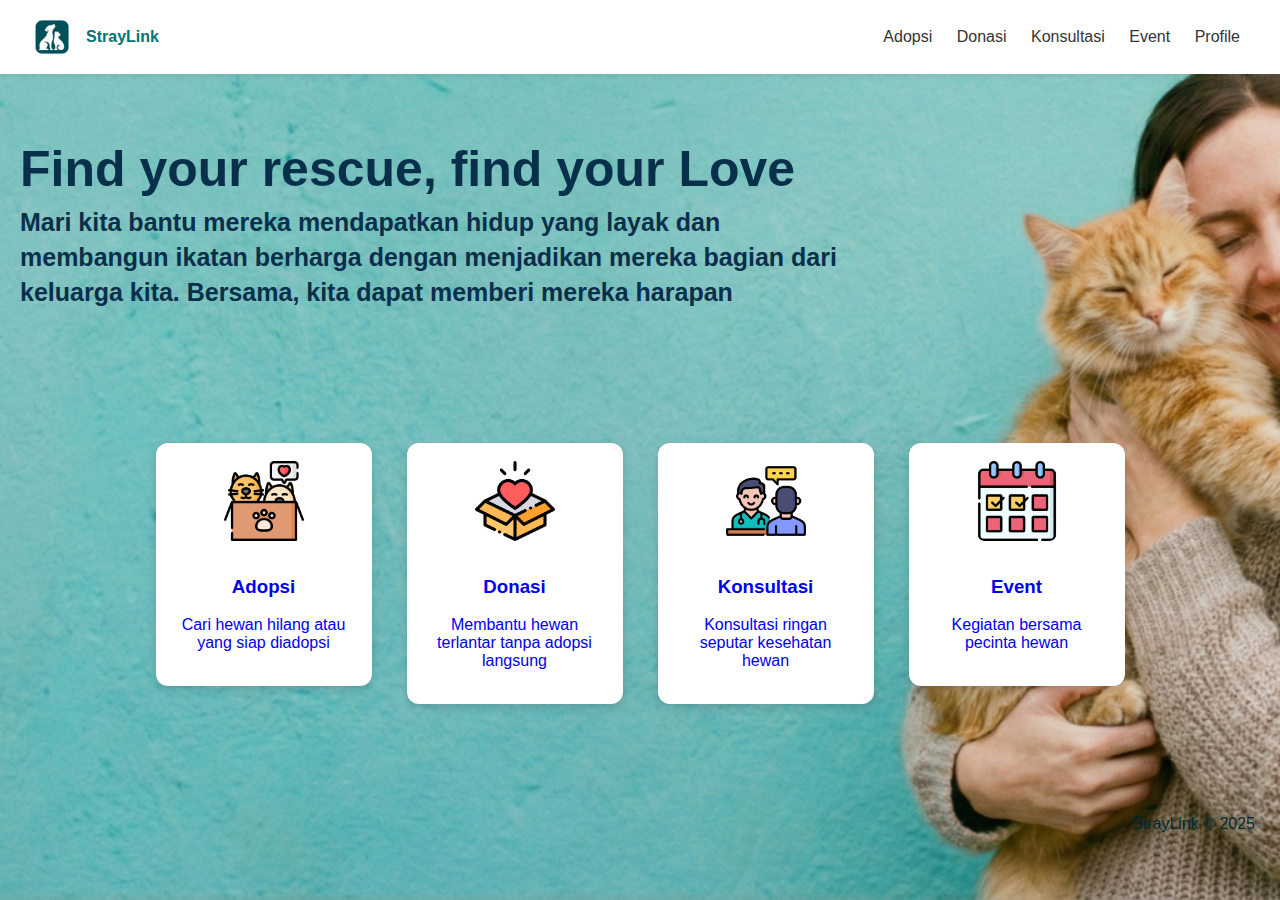
<file: WEB yang baru/index.html>
<!DOCTYPE html>
<html lang="id">
<head>
    <meta charset="UTF-8">
    <meta name="viewport" content="width=device-width, initial-scale=1.0">
    <title>StrayLink</title>
    <link rel="icon" type="image" href="assets/logo.png">

    <style>
        body {
            margin: 0;
            font-family: Arial, sans-serif;
            /* gunakan foto.png sebagai background (cover + centered). fixed membuat efek parallax ringan. */
            background: url('assets/background.png') center/cover no-repeat fixed;
            color: #002c35;
        }
    .heading1 {text-align: left;}
    .heading1 h1{font-size:60px;margin:6px 0;color:#08304b} 
    .heading1 h2{font-size:25px;margin:6px 0;color:#08304b}
    header{display:flex;justify-content:space-between;align-items:center;padding:15px 30px;background:#fff;box-shadow:0 2px 6px rgba(0,0,0,.08)}
    .logo{display:flex;align-items:center;gap:12px}
    .logo img{height:44px}
    nav a{font-size:16px;color:#333;text-decoration:none;padding:8px 10px;border-radius:8px}
    nav a:hover{background:#fff3e6}

        .profile {
            display: flex;
            align-items: center;
            gap: 12px;
            background: white;
            padding: 10px 15px;
            border-radius: 12px;
            box-shadow: 0 2px 8px rgba(0,0,0,0.1);
        }

        .profile-photo {
            width: 45px;
            height: 45px;
            border-radius: 50%;
            object-fit: cover;
            border: 2px solid #2ea8a8;
        }

        .hero {
            text-align: center;
            padding: 60px 20px;
        }

        .hero h1 {
            font-size: 50px;
            margin-bottom: 10px;
        }

        .hero p {
            font-size: 18px;
            margin-bottom: 30px;
        }

        .hero .cta-row {
            display:flex;
            gap:12px;
            justify-content:center;
            flex-wrap:wrap;
        }

        .hero .btn {
            background: #2ea8a8;
            border: none;
            padding: 12px 18px;
            font-size: 16px;
            color: white;
            border-radius: 10px;
            cursor: pointer;
            text-decoration: none;
            display:inline-block;
        }

        .features {
            display: flex;
            flex-wrap: wrap;
            justify-content: center;
            margin-top: 40px;
            gap: 35px;
            padding: 30px;
        }

        .feature-card {
            text-align: center;
            box-shadow: 0 3px 10px rgba(0,0,0,0.15);
            width: 180px;
            padding: 18px;
            border-radius: 12px;
            background: #fff;
            transition: transform .12s, box-shadow .12s, color .12s;
            cursor: pointer;
            color: inherit; /* pastikan teks mewarisi warna dari parent */
        }

        .feature-card:hover {
            transform: translateY(-6px);
            box-shadow: 0 8px 20px rgba(0,0,0,0.18);
            /* ubah warna teks saat hover */
            color: rgb(136, 0, 255);
        }

        /* jika ingin memastikan elemen spesifik ikut berubah, gunakan selector ini */
        .feature-card:hover h3,
        .feature-card:hover p {
            color: rgb(136, 0, 255);
        }

        .feature-card.top-card {
            width: 220px;
            margin-bottom: -20px;
        }

        .feature-card img {
            width: 80px;
            height: 80px;
            margin-bottom: 12px;
            object-fit:cover;
            border-radius:8px;
        }

        .feature-card a {
            color: inherit;
            text-decoration: none;
        }

        footer {
            text-align: right;
            padding: 25px;
            margin-top: 40px;
        }

        /* responsive minor tweaks */
        @media (max-width:640px){
            .hero h1{font-size:28px}
            .feature-card{width:46%}
        }
    </style>
</head>


<body>
    <header>
        <a href="index.html" style="text-decoration:none;color:inherit">
            <div class="logo" role="button">
                <img src="assets/logo.png" alt="Logo StrayLink" style="max-height: 50px;">
                <div style="font-weight:700;color:#007474">StrayLink</div>
            </div>
        </a>
        <nav>
            <a href="adopsi.html">Adopsi</a>
            <a href="donasi.html">Donasi</a>
            <a href="konsultasi.html">Konsultasi</a>
            <a href="event.html">Event</a>
            <a href="profile.html">Profile</a>
        </nav>
    </header>


    <section class="hero">
        <div class="heading1">
        <h1>Find your rescue, find your Love</h1>
        <h2>Mari kita bantu mereka mendapatkan hidup yang layak dan</h2>
        <h2>membangun ikatan berharga dengan menjadikan mereka bagian dari</h2>
        <h2>keluarga kita. Bersama, kita dapat memberi mereka harapan</h2>
        </div>
     </section>

    <section class="features">
        <!-- Feature cards yang juga clickable -->
        <a href="adopsi.html" style="text-decoration:none;">
            <div class="feature-card" role="button" aria-label="Adopsi">
                <img src="assets/icon1.png" alt="Adopsi">
                <h3>Adopsi</h3>
                <p>Cari hewan hilang atau yang siap diadopsi</p>
            </div>
        </a>
        
        <a href="donasi.html" style="text-decoration:none;">
            <div class="feature-card" role="button" aria-label="Donasi">
                <img src="assets/icon2.png" alt="Donasi">
                <h3>Donasi</h3>
                <p>Membantu hewan terlantar tanpa adopsi langsung</p>
            </div>
        </a>

        <a href="konsultasi.html" style="text-decoration:none;">
            <div class="feature-card" role="button" aria-label="Konsultasi">
                <img src="assets/icon3.png" alt="Konsultasi">
                <h3>Konsultasi</h3>
                <p>Konsultasi ringan seputar kesehatan hewan</p>
            </div>
        </a>

        <a href="event.html" style="text-decoration:none;">
            <div class="feature-card" role="button" aria-label="Konsultasi">
                <img src="assets/icon4.png" alt="Konsultasi">
                <h3>Event</h3>
                <p>Kegiatan bersama pecinta hewan</p>
            </div>
        </a>
    </section>


    <footer>
        <p>StrayLink © 2025</p>
    </footer>

</body>
</html>
</file>
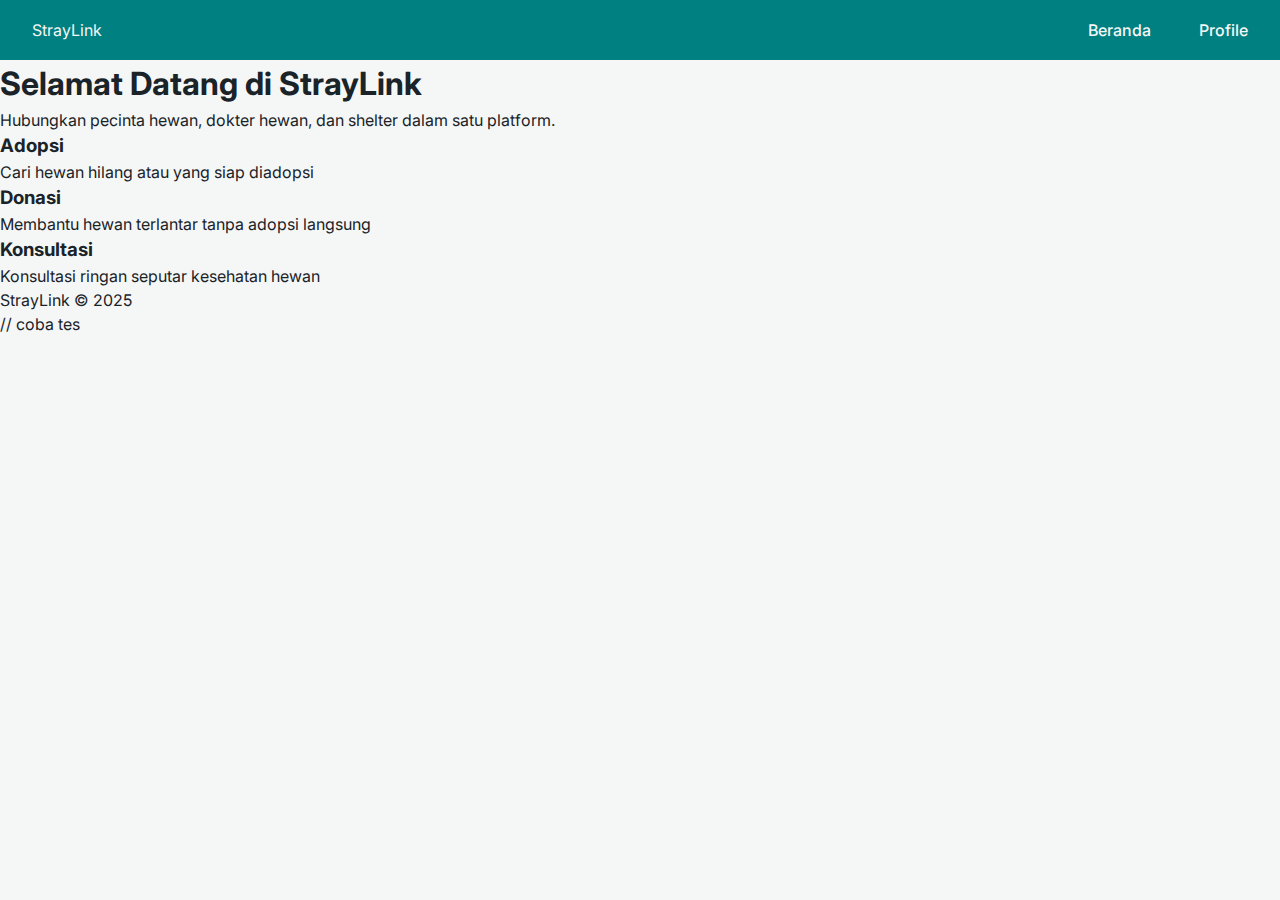
<file: WEB/index.html>
<!DOCTYPE html>
<html lang="id">
  <head>
    <meta charset="utf-8" />
    <meta name="viewport" content="width=device-width, initial-scale=1.0" />
    <title>StrayLink</title>
    <link
      href="https://fonts.googleapis.com/css2?family=Inter:wght@400;600&family=Poppins:wght@500;700&display=swap"
      rel="stylesheet"
    />
    <link rel="stylesheet" href="style/main.css" />
    <link rel="stylesheet" href="style/index.css" />
  </head>

  <body>
    <header class="site-header">
      <nav class="site-header__nav">
        <div class="site-header__nav-logo">StrayLink</div>
        <ul class="site-header__nav-list">
          <li class="site-header__nav-item">
            <a class="site-header__nav-link" href="#">Beranda</a>
          </li>
          <li class="site-header__nav-item">
            <a class="site-header__nav-link" href="#">Profile</a>
          </li>
        </ul>
      </nav>
    </header>

    <main>
      <section class="hero">
        <h1 class="hero__title">Selamat Datang di StrayLink</h1>
        <p class="hero__subtitle">
          Hubungkan pecinta hewan, dokter hewan, dan shelter dalam satu
          platform.
        </p>
      </section>

      <section class="features">
        <section class="card">
          <h3 class="card__title">Adopsi</h3>
          <p class="card__subtitle">
            Cari hewan hilang atau yang siap diadopsi
          </p>
        </section>

        <section class="card">
          <h3 class="card__title">Donasi</h3>
          <p class="card__subtitle">
            Membantu hewan terlantar tanpa adopsi langsung
          </p>
        </section>

        <section class="card">
          <h3 class="card__title">Konsultasi</h3>
          <p class="card__subtitle">
            Konsultasi ringan seputar kesehatan hewan
          </p>
        </section>
      </section>
    </main>

    <footer class="footer">
      <p class="footer__text">StrayLink © 2025</p>
    </footer>
  </body>
</html>

// coba tes
</file>
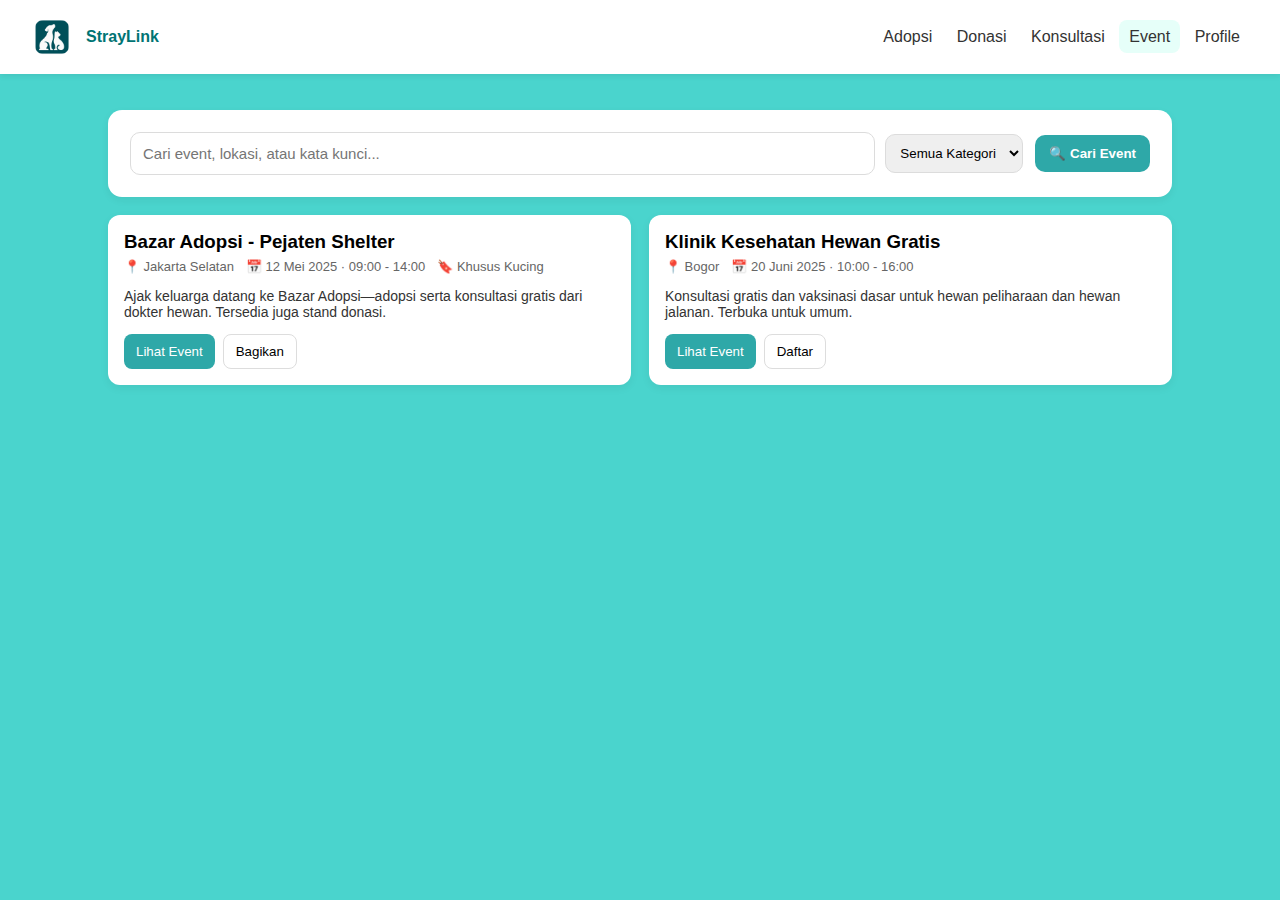
<file: WEB yang baru/event.html>
<!doctype html>
<html lang="id">
<head>
  <meta charset="utf-8" />
  <meta name="viewport" content="width=device-width,initial-scale=1" />
  <title>Event - StrayLink</title>
  <link rel="icon" href="assets/logo.png" />
  <style>
    :root{--page-bg:#f4f6f8;--yellow:#ffffff;--card-bg:#ffffff;--cta:#2ea8a8;--container:1100px}
    *{box-sizing:border-box}
    body{margin:0;font-family:Arial, sans-serif;background:#4ad4cd}

    /* HEADER (aligned with profile.html) */
    header{display:flex;justify-content:space-between;align-items:center;padding:15px 30px;background:#fff;box-shadow:0 2px 6px rgba(0,0,0,.08)}
    .logo{display:flex;align-items:center;gap:12px}
    .logo img{height:44px}
    nav a{font-size:16px;color:#333;text-decoration:none;padding:8px 10px;border-radius:8px}
    nav a:hover{background:#fff3e6}

    main{padding:18px;max-width:var(--container);margin:18px auto}

    /* SEARCH HERO */
    .search-hero{background:var(--yellow);padding:22px;border-radius:14px;box-shadow:0 3px 8px rgba(0,0,0,0.06)}
    .search-row{display:flex;gap:12px;align-items:center}
    .search-row .input{flex:1;display:flex;gap:10px;align-items:center}
    .search-row input[type=text]{flex:1;padding:12px;border-radius:10px;border:1px solid #dcdcdc;font-size:15px}
    .search-row select{padding:10px;border-radius:10px;border:1px solid #dcdcdc}
    .search-row button{padding:11px 14px;border-radius:10px;border:none;background:var(--cta);color:#fff;font-weight:700;cursor:pointer}

    /* EVENTS GRID */
    .cards{display:grid;grid-template-columns:repeat(2,1fr);gap:18px;margin-top:18px}
    .card{background:var(--card-bg);padding:16px;border-radius:12px;box-shadow:0 3px 10px rgba(0,0,0,0.06)}
    .card .meta{font-size:13px;color:#666;display:flex;gap:12px;flex-wrap:wrap;margin-bottom:8px}
    .card .title{margin:0 0 6px 0}
    .card .desc{font-size:14px;color:#333}
    .card .cta{margin-top:12px;display:flex;gap:8px}
    .btn{padding:9px 12px;border-radius:8px;border:none;cursor:pointer}
    .btn.primary{background:var(--cta);color:#fff}
    .btn.outline{background:#fff;border:1px solid #ddd}

    /* Responsive */
    @media (max-width:900px){
      .cards{grid-template-columns:1fr}
      header{padding:12px}
      .search-row{flex-direction:column;align-items:stretch}
      .search-row button{width:100%}
    }
  </style>
</head>
<body>
  <header>
    <a href="index.html" style="text-decoration:none;color:inherit">
      <div class="logo">
        <img src="assets/logo.png" alt="Logo StrayLink">
        <div style="font-weight:700;color:#007474">StrayLink</div>
      </div>
    </a>

    <nav>
      <a href="adopsi.html">Adopsi</a>
      <a href="donasi.html">Donasi</a>
      <a href="konsultasi.html">Konsultasi</a>
      <a href="event.html" style="background:#e6fff9">Event</a>
      <a href="profile.html">Profile</a>
    </nav>
  </header>

  <main>
    <div class="search-hero">
      <div class="search-row">
        <div class="input">
          <input id="q" type="text" placeholder="Cari event, lokasi, atau kata kunci..." aria-label="Cari event">
          <select id="filter">
            <option value="all">Semua Kategori</option>
            <option value="adopsi">Adopsi</option>
            <option value="donasi">Donasi</option>
            <option value="konsultasi">Konsultasi</option>
          </select>
        </div>
        <button id="searchBtn" aria-label="Cari">🔍 Cari Event</button>
      </div>
    </div>

    <div class="cards" id="cards">
      <!-- sample event cards (keystore) -->
      <div class="card">
        <h3 class="title">Bazar Adopsi - Pejaten Shelter</h3>
        <div class="meta"><div>📍 Jakarta Selatan</div><div>📅 12 Mei 2025 · 09:00 - 14:00</div><div>🔖 Khusus Kucing</div></div>
        <p class="desc">Ajak keluarga datang ke Bazar Adopsi—adopsi serta konsultasi gratis dari dokter hewan. Tersedia juga stand donasi.</p>
        <div class="cta"><button class="btn primary" onclick="openDetails('1')">Lihat Event</button><button class="btn outline" onclick="shareEvent('Bazar Adopsi - Pejaten Shelter')">Bagikan</button></div>
      </div>

      <div class="card">
        <h3 class="title">Klinik Kesehatan Hewan Gratis</h3>
        <div class="meta"><div>📍 Bogor</div><div>📅 20 Juni 2025 · 10:00 - 16:00</div></div>
        <p class="desc">Konsultasi gratis dan vaksinasi dasar untuk hewan peliharaan dan hewan jalanan. Terbuka untuk umum.</p>
        <div class="cta"><button class="btn primary">Lihat Event</button><button class="btn outline">Daftar</button></div>
      </div>

    </div>
  </main>

  <script>
    // ensure search button aligned with input (simple behavior)
    document.getElementById('searchBtn').addEventListener('click', ()=>{
      const q=document.getElementById('q').value.trim();
      const f=document.getElementById('filter').value;
      // naive client-side filter by title/desc
      const cards=document.querySelectorAll('#cards .card');
      cards.forEach(c=>{
        const txt=(c.innerText||'').toLowerCase();
        const match=(q==='' || txt.includes(q.toLowerCase()));
        const matchFilter=(f==='all' || (c.innerText||'').toLowerCase().includes(f));
        c.style.display = (match && matchFilter) ? '' : 'none';
      });
    });

    function openDetails(id){ alert('Buka detail event id='+id); }
    function shareEvent(title){ navigator.share ? navigator.share({title, text:title}) : alert('Bagikan: '+title); }
  </script>
</body>
</html>
</file>
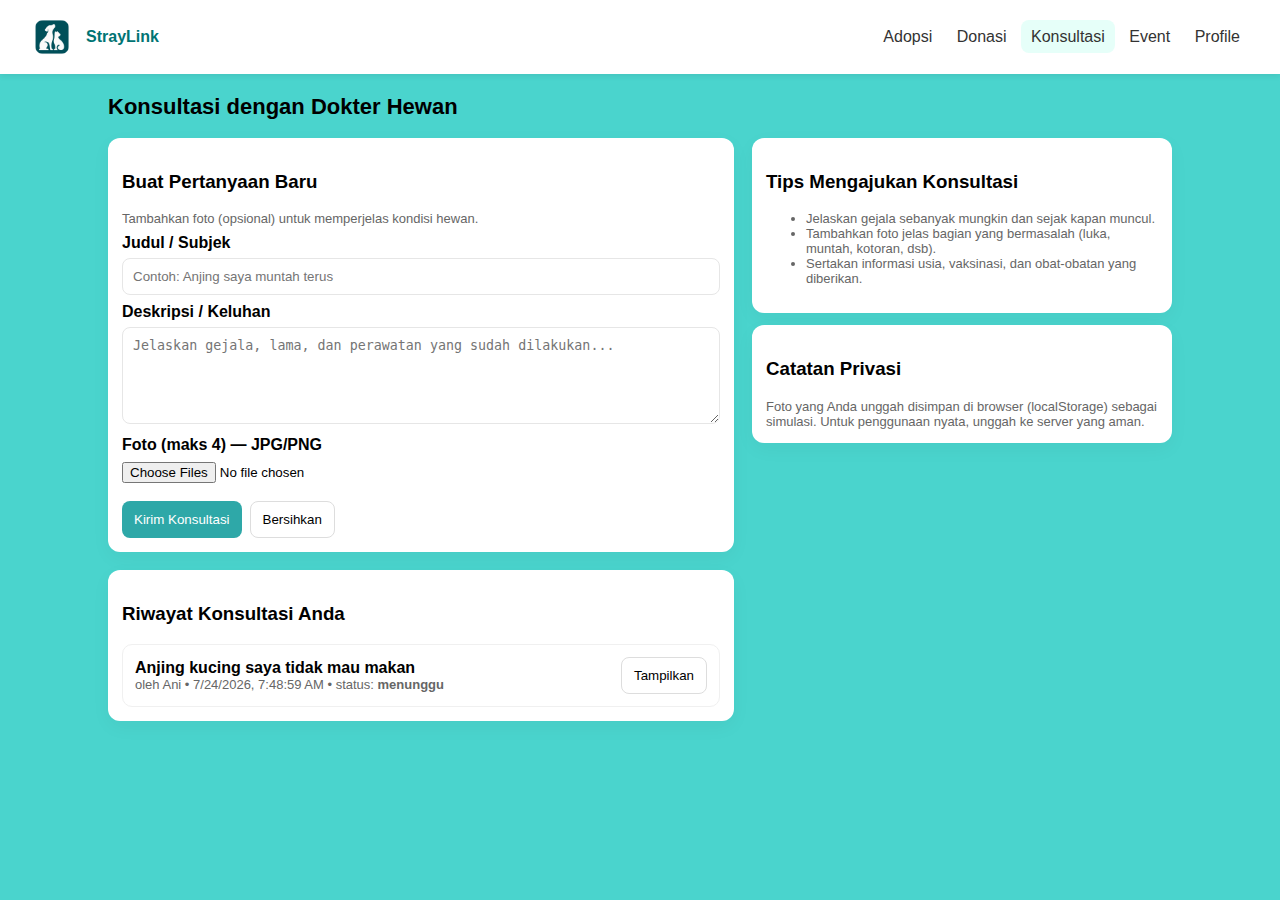
<file: WEB yang baru/konsultasi.html>
<!doctype html>
<html lang="id">
<head>
  <meta charset="utf-8" />
  <meta name="viewport" content="width=device-width,initial-scale=1" />
  <title>Konsultasi - StrayLink</title>
  <link rel="icon" href="assets/logo.png" />
  <style>
    :root{--cta:#2ea8a8;--bg:#f7f9fa}
    *{box-sizing:border-box}
    body{margin:0;font-family:Arial, sans-serif;background:#4ad4cd}

    /* header */
    header{display:flex;justify-content:space-between;align-items:center;padding:15px 30px;background:#fff;box-shadow:0 2px 6px rgba(0,0,0,.08)}
    .logo{display:flex;align-items:center;gap:12px}
    .logo img{height:44px}
    nav a{font-size:16px;color:#333;text-decoration:none;padding:8px 10px;border-radius:8px}
    nav a:hover{background:#fff3e6}

    main{max-width:1100px;margin:20px auto;padding:0 18px}
    .hero{display:flex;gap:16px;align-items:center}
    .hero h1{margin:0;font-size:22px}

    .container{display:grid;grid-template-columns:1fr 420px;gap:18px;margin-top:18px}
    .card{background:#fff;padding:14px;border-radius:12px;box-shadow:0 6px 20px rgba(0,0,0,.04)}
    label{display:block;margin-top:8px;font-weight:600}
    input[type=text],input[type=email],textarea,select{width:100%;padding:10px;border-radius:8px;border:1px solid #e6e6e6;margin-top:6px}
    input[type=file]{margin-top:8px}
    .small{font-size:13px;color:#666}
    .btn{padding:10px 12px;border-radius:8px;border:none;cursor:pointer}
    .btn.primary{background:var(--cta);color:#fff}
    .btn.ghost{background:#fff;border:1px solid #ddd}

    /* previews */
    .thumbs{display:flex;gap:8px;flex-wrap:wrap;margin-top:8px}
    .thumb{width:80px;height:80px;border-radius:8px;overflow:hidden;object-fit:cover;border:1px solid #eee}

    /* consultations list */
    .list{display:flex;flex-direction:column;gap:12px}
    .item{padding:12px;border-radius:10px;border:1px solid #f0f0f0}
    .item-head{display:flex;justify-content:space-between;align-items:center;gap:12px}
    .meta{font-size:13px;color:#666}
    .item-body{margin-top:8px}
    .replies{margin-top:10px;border-top:1px dashed #eee;padding-top:10px}
    .reply{background:#f9fffd;border-left:3px solid #bff0ea;padding:8px;border-radius:6px;margin-top:8px}
    .reply .by{font-weight:700;font-size:13px}
    .reply .text{margin-top:6px}

    .vet-form{margin-top:8px;display:flex;gap:8px}
    .vet-form input, .vet-form textarea{flex:1}

    @media (max-width:980px){.container{grid-template-columns:1fr}.hero{flex-direction:column;align-items:flex-start}}
  </style>
</head>
<body>
  <header>
    <a href="index.html" style="text-decoration:none;color:inherit">
      <div class="logo">
        <img src="assets/logo.png" alt="Logo StrayLink">
        <div style="font-weight:700;color:#007474">StrayLink</div>
      </div>
    </a>
    <nav>
      <a href="adopsi.html">Adopsi</a>
      <a href="donasi.html">Donasi</a>
      <a href="konsultasi.html" style="background:#e6fff9">Konsultasi</a>
      <a href="event.html">Event</a>
      <a href="profile.html">Profile</a>
    </nav>
  </header>

  <main>
    <div class="hero">
      <h1>Konsultasi dengan Dokter Hewan</h1>
    </div>

    <div class="container">
      <!-- left: form + list -->
      <div>
        <div class="card">
          <h3>Buat Pertanyaan Baru</h3>
          <div class="small">Tambahkan foto (opsional) untuk memperjelas kondisi hewan.</div>
          <label for="subject">Judul / Subjek</label>
          <input id="subject" type="text" placeholder="Contoh: Anjing saya muntah terus" />

          <label for="desc">Deskripsi / Keluhan</label>
          <textarea id="desc" rows="5" placeholder="Jelaskan gejala, lama, dan perawatan yang sudah dilakukan..."></textarea>

          <label for="images">Foto (maks 4) — JPG/PNG</label>
          <input id="images" type="file" accept="image/*" multiple />
          <div class="thumbs" id="thumbs"></div>

          <div style="margin-top:10px;display:flex;gap:8px">
            <button id="submitConsult" class="btn primary">Kirim Konsultasi</button>
            <button id="clearForm" class="btn ghost">Bersihkan</button>
          </div>
        </div>

        <div style="height:18px"></div>

        <div class="card">
          <h3>Riwayat Konsultasi Anda</h3>
          <div class="list" id="consultList">
            <!-- populated by JS -->
          </div>
        </div>
      </div>

      <!-- right: info / tutorial -->
      <aside>
        <div class="card">
          <h3>Tips Mengajukan Konsultasi</h3>
          <ul class="small">
            <li>Jelaskan gejala sebanyak mungkin dan sejak kapan muncul.</li>
            <li>Tambahkan foto jelas bagian yang bermasalah (luka, muntah, kotoran, dsb).</li>
            <li>Sertakan informasi usia, vaksinasi, dan obat-obatan yang diberikan.</li>
          </ul>
        </div>

        <div style="height:12px"></div>

        <div class="card">
          <h3>Catatan Privasi</h3>
          <div class="small">Foto yang Anda unggah disimpan di browser (localStorage) sebagai simulasi. Untuk penggunaan nyata, unggah ke server yang aman.</div>
        </div>
      </aside>
    </div>
  </main>

  <script>
    // utils
    const $ = id => document.getElementById(id);
    function uid(prefix='c'){ return prefix + Date.now() + Math.random().toString(36).slice(2,6); }

    // image preview and handling
    const imagesInput = $('images');
    const thumbs = $('thumbs');
    let stagingImages = []; // dataURLs

    imagesInput.addEventListener('change', (e)=>{
      const files = Array.from(e.target.files || []).slice(0,4);
      thumbs.innerHTML = '';
      stagingImages = [];
      files.forEach(f=>{
        if(!f.type.startsWith('image/')) return;
        const r = new FileReader();
        r.onload = ()=>{
          stagingImages.push(r.result);
          const img = document.createElement('img'); img.src = r.result; img.className='thumb';
          thumbs.appendChild(img);
        };
        r.readAsDataURL(f);
      });
    });

    // submit consultation
    $('submitConsult').addEventListener('click', ()=>{
      const subject = $('subject').value.trim();
      const desc = $('desc').value.trim();
      if(!subject || !desc) return alert('Isi judul dan deskripsi.');

      const u = JSON.parse(localStorage.getItem('loggedInUser') || 'null');
      const entry = {
        id: uid('k'),
        user_name: u ? (u.name || 'Pengguna') : 'Tamu',
        user_email: u ? (u.email || '') : '',
        subject,
        desc,
        images: stagingImages.slice(),
        tanggal: new Date().toISOString(),
        status: 'menunggu',
        replies: []
      };
      const list = JSON.parse(localStorage.getItem('konsultasi') || '[]');
      list.unshift(entry); // newest first
      localStorage.setItem('konsultasi', JSON.stringify(list));

      alert('Konsultasi terkirim. Dokter akan membalas melalui panel ini.');
      // reset form
      $('subject').value=''; $('desc').value=''; imagesInput.value=''; thumbs.innerHTML=''; stagingImages=[];
      renderList();
    });

    $('clearForm').addEventListener('click', ()=>{ $('subject').value=''; $('desc').value=''; imagesInput.value=''; thumbs.innerHTML=''; stagingImages=[]; });

    // render consultations
    function renderList(){
      const list = JSON.parse(localStorage.getItem('konsultasi') || '[]');
      const container = $('consultList'); container.innerHTML='';
      if(list.length===0){ container.innerHTML = '<div class="small">Belum ada konsultasi.</div>'; return; }

      list.forEach(item=>{
        const it = document.createElement('div'); it.className='item';
        const date = new Date(item.tanggal).toLocaleString();
        it.innerHTML = `
          <div class="item-head">
            <div>
              <strong>${escapeHtml(item.subject)}</strong>
              <div class="meta">oleh ${escapeHtml(item.user_name)} • ${date} • status: <strong>${item.status}</strong></div>
            </div>
            <div>
              <button class="btn ghost" onclick="toggleDetails('${item.id}')">Tampilkan</button>
            </div>
          </div>
          <div class="item-body" id="body-${item.id}" style="display:none">
            <div class="small">${escapeHtml(item.desc)}</div>
            <div class="thumbs" style="margin-top:8px">${(item.images||[]).map(src=>`<img class=\"thumb\" src=\"${src}\">`).join('')}</div>

            <div class="replies" id="replies-${item.id}">
              ${ renderRepliesHtml(item.replies) }
            </div>

          </div>
        `;
        container.appendChild(it);
      });
    }

    function renderRepliesHtml(replies){
      if(!replies || replies.length===0) return '<div class="small">Belum ada balasan dari dokter.</div>';
      return replies.map(r=>`<div class="reply"><div class="by">${escapeHtml(r.by)} • <span class="meta">${new Date(r.t).toLocaleString()}</span></div><div class="text">${escapeHtml(r.text)}</div></div>`).join('');
    }

    function escapeHtml(str){ return (str||'').replace(/&/g,'&amp;').replace(/</g,'&lt;').replace(/>/g,'&gt;').replace(/"/g,'&quot;'); }

    function initSample(){
      // add sample if none
      if(localStorage.getItem('konsultasi')) return;
      const sample = [{id:uid('k'), user_name:'Ani', user_email:'ani@example.com', subject:'Anjing kucing saya tidak mau makan', desc:'Sudah 2 hari tidak mau makan, kadang muntah.', images:[], tanggal:new Date().toISOString(), status:'menunggu', replies:[] }];
      localStorage.setItem('konsultasi', JSON.stringify(sample));
    }

    // initial
    initSample();
    renderList();

  </script>
</body>
</html>
</file>
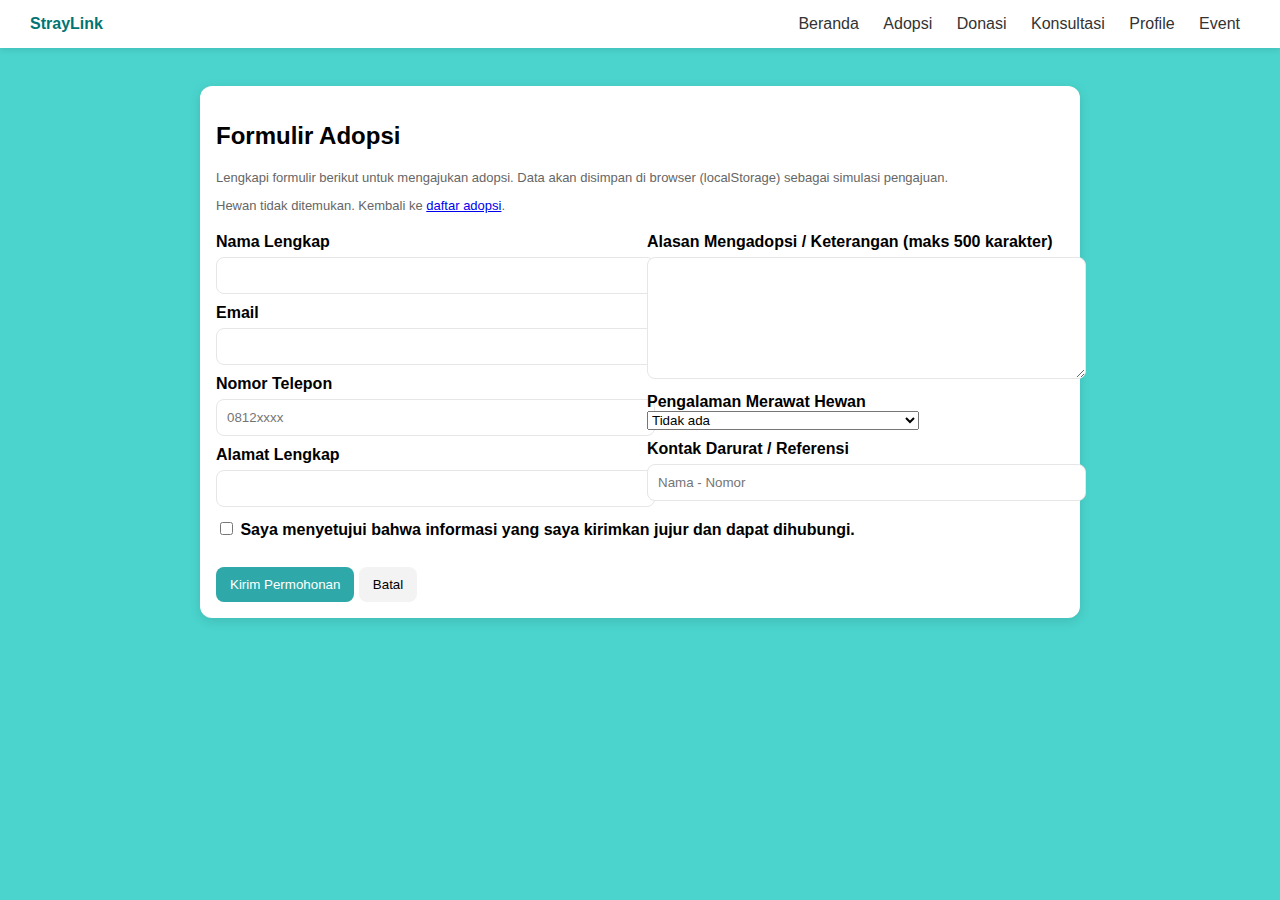
<file: web2/adopsi.html>
<!doctype html>
<html lang="id">
<head>
  <meta charset="utf-8" />
  <meta name="viewport" content="width=device-width,initial-scale=1" />
  <title>Formulir Adopsi - StrayLink</title>
  <link rel="icon" href="logo.png" />
  <style>
    nav a {font-size: 16px;color: #333;text-decoration: none;padding: 8px 10px;border-radius: 8px;   }
    nav a:hover { background: #fff3e6; }
    body{margin:0;font-family:Arial, sans-serif;background:#4ad4cd}
    header{display:flex;justify-content:space-between;align-items:center;padding:15px 30px;background:#fff;box-shadow:0 2px 6px rgba(0,0,0,.1)}
    .logo{font-weight:700;color:#007474}
    main{padding:20px;max-width:880px;margin:18px auto}
    .card{background:#fff;padding:16px;border-radius:12px;box-shadow:0 3px 12px rgba(0,0,0,.12)}
    .row{display:flex;gap:14px;flex-wrap:wrap}
    .col{flex:1;min-width:220px}
    label{display:block;margin-top:10px;font-weight:600}
    input[type=text],input[type=email],textarea,input[type=tel]{width:100%;padding:10px;border-radius:8px;border:1px solid #e6e6e6;margin-top:6px}
    textarea{min-height:100px}
    .btn{display:inline-block;margin-top:14px;padding:10px 14px;border-radius:8px;border:none;cursor:pointer}
    .btn-primary{background:#2ea8a8;color:#fff}
    .btn-muted{background:#f3f3f3}
    .pet-preview{display:flex;gap:12px;align-items:center}
    .pet-preview img{width:110px;height:90px;object-fit:cover;border-radius:8px}
    .small{font-size:13px;color:#666}
  </style>
</head>
<body>
<header>
        <div class="logo">StrayLink</div>
        <nav>
            <a href="index.html">Beranda</a>
            <a href="adopsi.html">Adopsi</a>
            <a href="donasi.html">Donasi</a>
            <a href="konsultasi.html">Konsultasi</a>
            <a href="profile.html">Profile</a>
            <a href="event.html">Event</a>
        </nav>
    </header>

  <main>
    <div class="card">
      <h2>Formulir Adopsi</h2>
      <p class="small">Lengkapi formulir berikut untuk mengajukan adopsi. Data akan disimpan di browser (localStorage) sebagai simulasi pengajuan.</p>

      <div id="pet" class="pet-preview" style="margin-bottom:10px"></div>

      <form id="adoptForm">
        <div class="row">
          <div class="col">
            <label for="nama">Nama Lengkap</label>
            <input id="nama" name="nama" type="text" required />

            <label for="email">Email</label>
            <input id="email" name="email" type="email" required />

            <label for="phone">Nomor Telepon</label>
            <input id="phone" name="phone" type="tel" placeholder="0812xxxx" />

            <label for="alamat">Alamat Lengkap</label>
            <input id="alamat" name="alamat" type="text" />
          </div>

          <div class="col">
            <label for="alasan">Alasan Mengadopsi / Keterangan (maks 500 karakter)</label>
            <textarea id="alasan" name="alasan" maxlength="500" required></textarea>

            <label for="pengalaman">Pengalaman Merawat Hewan</label>
            <select id="pengalaman" name="pengalaman">
              <option value="tidak">Tidak ada</option>
              <option value="sedikit">Pernah merawat sebelumnya</option>
              <option value="banyak">Sering merawat / punya hewan peliharaan</option>
            </select>

            <label for="referensi">Kontak Darurat / Referensi</label>
            <input id="referensi" name="referensi" type="text" placeholder="Nama - Nomor" />
          </div>
        </div>

        <div style="margin-top:12px">
          <label><input id="agree" type="checkbox" required /> Saya menyetujui bahwa informasi yang saya kirimkan jujur dan dapat dihubungi.</label>
        </div>

        <div style="margin-top:14px">
          <button type="submit" class="btn btn-primary">Kirim Permohonan</button>
          <button type="button" class="btn btn-muted" id="cancelBtn">Batal</button>
        </div>
      </form>

    </div>
  </main>

  <script>
    // Ambil param hewanId
    const params = new URLSearchParams(location.search);
    const hewanId = parseInt(params.get('hewanId')) || null;

    // Baca user login (sama dengan adopsi.html)
    const logged = JSON.parse(localStorage.getItem('loggedInUser') || 'null');

    // Baca data hewan dari localStorage (sama struktur di adopsi.html)
    function loadHewan(){
      const sample = [
        { id: 1, nama: 'Milo', jenis: 'kucing', ras: 'Domestic Short Hair', gender:'jantan', usia_bulan:18, foto:'cat1.png', deskripsi:'Ringan, manja, suka bermain.' , shelter_id: null, status:'tersedia'},
        { id: 2, nama: 'Luna', jenis: 'anjing', ras: 'Labrador mix', gender:'betina', usia_bulan:24, foto:'dog1.jpg', deskripsi:'Ramah, cocok keluarga.' , shelter_id: null, status:'tersedia'}
      ];
      let arr = JSON.parse(localStorage.getItem('hewan') || 'null');
      if(!arr || !arr.length){ arr = sample; localStorage.setItem('hewan', JSON.stringify(arr)); }
      return arr;
    }

    const hewan = hewanId ? loadHewan().find(h => h.id === hewanId) : null;

    const petEl = document.getElementById('pet');
    if(!hewan){
      petEl.innerHTML = '<div class="small">Hewan tidak ditemukan. Kembali ke <a href="adopsi.html">daftar adopsi</a>.</div>';
    } else {
      petEl.innerHTML = `
        <img src="${hewan.foto || 'https://via.placeholder.com/160x120?text=No+Image'}" alt="${hewan.nama}">
        <div>
          <strong>${hewan.nama}</strong>
          <div class="small">${hewan.jenis} • ${hewan.ras || '-'} • ${hewan.usia_bulan} bulan</div>
          <div style="margin-top:6px" class="small">${(hewan.deskripsi||'-')}</div>
        </div>
      `;
    }

    // Prefill form jika ada user login
    if(logged){
      document.getElementById('nama').value = logged.name || '';
      document.getElementById('email').value = logged.email || '';
    }

    // Jika tidak login, tetap izinkan pengisian (tapi berikan peringatan saat submit)
    document.getElementById('adoptForm').addEventListener('submit', function(e){
      e.preventDefault();
      if(!hewan){ alert('Tidak ada hewan yang dipilih.'); return; }

      if(!logged){
        const ok = confirm('Kamu belum login. Data akan tersimpan tanpa terikat akun. Lanjutkan?');
        if(!ok) return;
      }

      const adopsi = JSON.parse(localStorage.getItem('adopsi') || '[]');
      const form = e.target;

      const newA = {
        id: Date.now(),
        hewan_id: hewan.id,
        pengaju_email: (logged && logged.email) || form.email.value || null,
        pengaju_nama: form.nama.value,
        phone: form.phone.value || null,
        alamat: form.alamat.value || null,
        pengalaman: form.pengalaman.value,
        referensi: form.referensi.value || null,
        aplikasi_text: form.alasan.value,
        tanggal_diajukan: new Date().toISOString(),
        status: 'pending'
      };

      adopsi.push(newA);
      localStorage.setItem('adopsi', JSON.stringify(adopsi));

      alert('Permohonan adopsi terkirim! Shelter akan menghubungi Anda jika diterima.');
      // Redirect kembali ke daftar adopsi
      location.href = 'adopsi.html';
    });

    document.getElementById('cancelBtn').addEventListener('click', ()=>{
      location.href = 'adopsi.html';
    });
  </script>
</body>
</html>
</file>
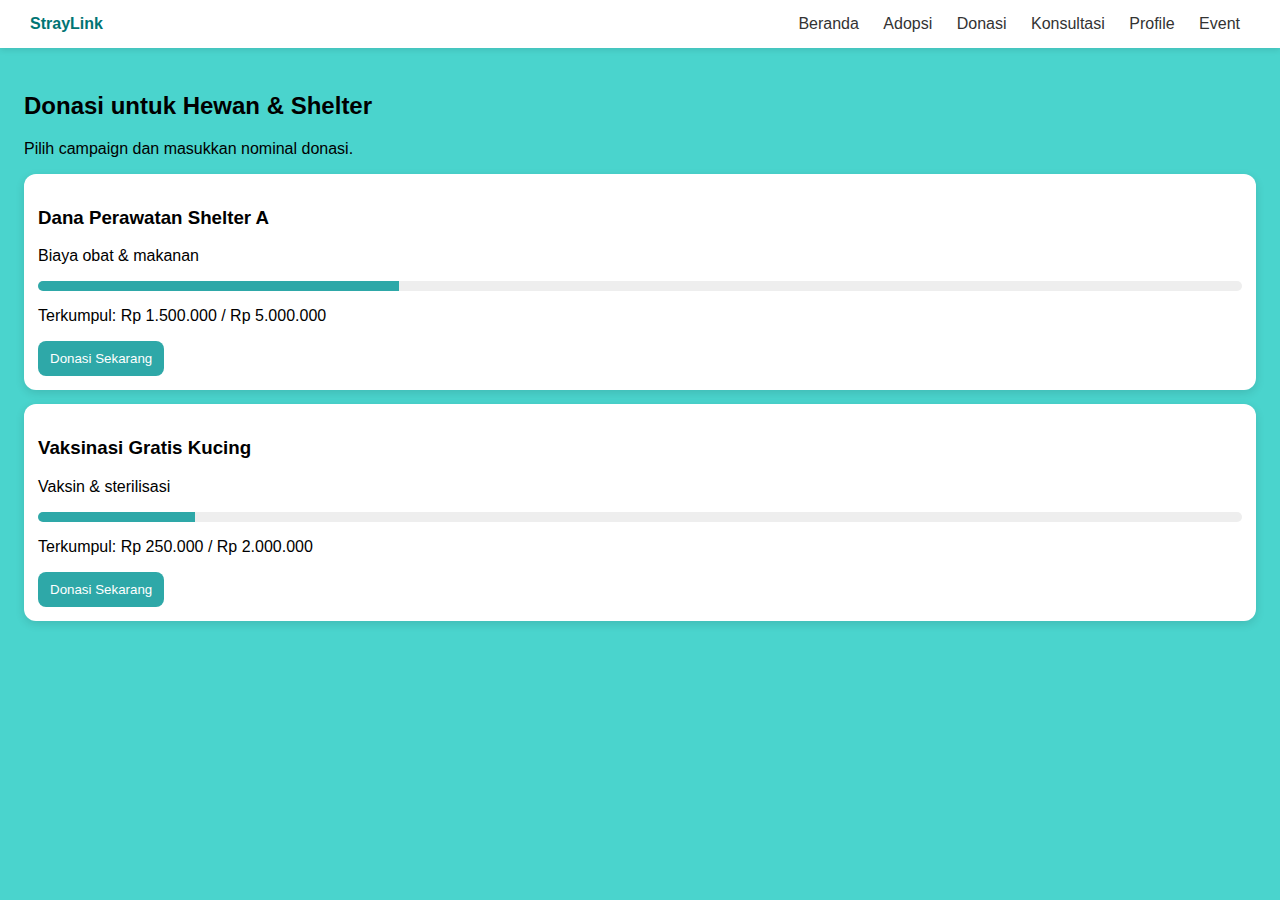
<file: web2/donasi.html>
<!DOCTYPE html>
<html lang="id">
<head>
  <meta charset="utf-8" />
  <meta name="viewport" content="width=device-width,initial-scale=1" />
  <title>Donasi - StrayLink</title>
  <link rel="icon" href="logo.png" />
  <style>
    body{margin:0;font-family:Arial, sans-serif;background:#4ad4cd}
    header{display:flex;justify-content:space-between;align-items:center;padding:15px 30px;background:#fff;box-shadow:0 2px 6px rgba(0,0,0,.1)}
    .logo{font-weight:700;color:#007474}
    nav a {font-size: 16px;color: #333;text-decoration: none;padding: 8px 10px;border-radius: 8px;   }
    nav a:hover { background: #fff3e6; }
    main{padding:24px}
    .card{background:#fff;padding:14px;border-radius:12px;box-shadow:0 3px 10px rgba(0,0,0,.12);margin-bottom:14px}
    .progress{height:10px;background:#eee;border-radius:10px;overflow:hidden;margin-top:8px}
    .bar{height:10px;background:#2ea8a8;width:0%}
    .btn{padding:10px 12px;border-radius:8px;border:none;cursor:pointer}
    .btn-primary{background:#2ea8a8;color:#fff}
    .modal{position:fixed;inset:0;display:none;align-items:center;justify-content:center;background:rgba(0,0,0,.45)}
    .modal .box{background:#fff;padding:18px;border-radius:10px;width:90%;max-width:420px}
    input[type="number"], input[type="text"]{width:100%;padding:10px;margin-top:8px;border-radius:6px;border:1px solid #ccc}
  </style>
</head>
<body>
<header>
        <div class="logo">StrayLink</div>
        <nav>
            <a href="index.html">Beranda</a>
            <a href="adopsi.html">Adopsi</a>
            <a href="donasi.html">Donasi</a>
            <a href="konsultasi.html">Konsultasi</a>
            <a href="profile.html">Profile</a>
            <a href="event.html">Event</a>
        </nav>
    </header>

  <main>
    <h2>Donasi untuk Hewan & Shelter</h2>
    <p class="small">Pilih campaign dan masukkan nominal donasi.</p>

    <div id="campaigns"></div>
  </main>

  <div id="modal" class="modal">
    <div class="box">
      <h3 id="c-title"></h3>
      <p id="c-desc"></p>
      <p class="small">Target: <strong id="c-target"></strong> • Terkumpul: <strong id="c-collected"></strong></p>
      <input id="don-amount" type="number" placeholder="Jumlah donasi (mis. 50000)" min="1000">
      <input id="don-note" type="text" placeholder="Catatan (opsional)">
      <div style="margin-top:10px;">
        <button class="btn btn-primary" onclick="donate()">Donasi</button>
        <button class="btn" onclick="closeModal()">Batal</button>
      </div>
    </div>
  </div>

  <script>
    const user = JSON.parse(localStorage.getItem('loggedInUser') || 'null');

    const sample = [
      { id: 101, judul:'Dana Perawatan Shelter A', slug:'perawatan-a', deskripsi:'Biaya obat & makanan', target_amount:5000000, collected_amount:1500000, tanggal_mulai:null, tanggal_selesai:null, status:'open' },
      { id: 102, judul:'Vaksinasi Gratis Kucing', slug:'vaksin-kucing', deskripsi:'Vaksin & sterilisasi', target_amount:2000000, collected_amount:250000, tanggal_mulai:null, tanggal_selesai:null, status:'open' }
    ];

    function loadCampaigns(){
      let arr = JSON.parse(localStorage.getItem('donasi') || 'null');
      if(!arr || !arr.length){ arr = sample; localStorage.setItem('donasi', JSON.stringify(arr)); }
      return arr;
    }

    function render(){
      const ctn = document.getElementById('campaigns');
      const arr = loadCampaigns();
      ctn.innerHTML = arr.map(c => {
        const pct = Math.min(100, Math.round((c.collected_amount / Math.max(1,c.target_amount))*100));
        return `<div class="card">
          <h3>${c.judul}</h3>
          <p class="small">${(c.deskripsi||'')} </p>
          <div class="progress"><div class="bar" style="width:${pct}%"></div></div>
          <p class="small">Terkumpul: Rp ${number(c.collected_amount)} / Rp ${number(c.target_amount)}</p>
          <button class="btn btn-primary" onclick="openModal(${c.id})">Donasi Sekarang</button>
        </div>`;
      }).join('');
    }

    function number(n){ return new Intl.NumberFormat('id-ID').format(n||0); }

    let activeCampaign = null;
    function openModal(id){
      const arr = loadCampaigns();
      const c = arr.find(x => x.id === id);
      activeCampaign = c;
      if(!c) return;
      document.getElementById('c-title').innerText = c.judul;
      document.getElementById('c-desc').innerText = c.deskripsi || '';
      document.getElementById('c-target').innerText = 'Rp ' + number(c.target_amount);
      document.getElementById('c-collected').innerText = 'Rp ' + number(c.collected_amount);
      document.getElementById('don-amount').value = '';
      document.getElementById('don-note').value = '';
      document.getElementById('modal').style.display = 'flex';
    }

    function closeModal(){ document.getElementById('modal').style.display = 'none'; }

    function donate(){
      if(!user){ alert('Silakan login sebelum donasi.'); window.location='login.html'; return; }
      const amt = Number(document.getElementById('don-amount').value);
      if(!amt || amt < 1000){ alert('Masukkan nominal minimal 1.000'); return; }
      const note = document.getElementById('don-note').value;

      // simpan transaksi
      const payments = JSON.parse(localStorage.getItem('pembayaran_donasi') || '[]');
      const trx = {
        id: Date.now(),
        donasi_id: activeCampaign.id,
        donor_email: user.email,
        nominal: amt,
        metode_pembayaran: 'manual',
        tanggal_pembayaran: new Date().toISOString(),
        status: 'confirmed',
        catatan: note
      };
      payments.push(trx);
      localStorage.setItem('pembayaran_donasi', JSON.stringify(payments));

      // update collected
      const arr = loadCampaigns();
      const idx = arr.findIndex(x => x.id === activeCampaign.id);
      if(idx >= 0){
        arr[idx].collected_amount = (Number(arr[idx].collected_amount) || 0) + amt;
        localStorage.setItem('donasi', JSON.stringify(arr));
      }

      alert('Terima kasih! Donasi Anda telah dicatat.');
      closeModal();
      render();
    }

    render();
  </script>
</body>
</html>
</file>
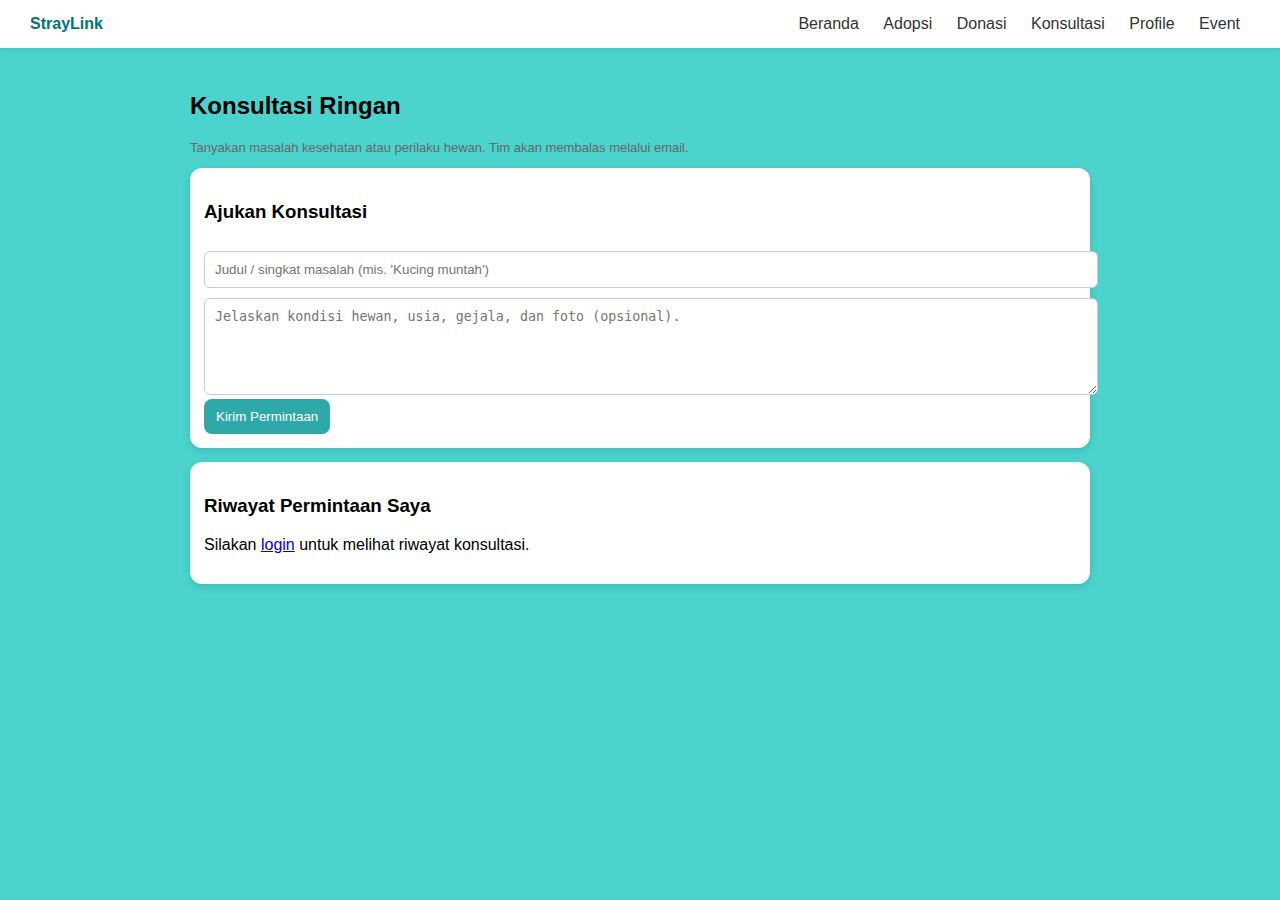
<file: web2/konsultasi.html>
<!DOCTYPE html>
<html lang="id">
<head>
  <meta charset="utf-8" />
  <meta name="viewport" content="width=device-width,initial-scale=1" />
  <title>Konsultasi - StrayLink</title>
  <link rel="icon" href="logo.png" />
  <style>
    body{margin:0;font-family:Arial, sans-serif;background:#4ad4cd}
    header{display:flex;justify-content:space-between;align-items:center;padding:15px 30px;background:#fff;box-shadow:0 2px 6px rgba(0,0,0,.1)}
    .logo{font-weight:700;color:#007474}
    nav a {font-size: 16px;color: #333;text-decoration: none;padding: 8px 10px;border-radius: 8px;   }
    nav a:hover { background: #fff3e6; }
    main{padding:24px;max-width:900px;margin:0 auto}
    .card{background:#fff;padding:14px;border-radius:12px;box-shadow:0 3px 10px rgba(0,0,0,.12);margin-bottom:14px}
    input, textarea{width:100%;padding:10px;border-radius:6px;border:1px solid #ccc;margin-top:10px}
    .btn{padding:10px 12px;border-radius:8px;border:none;cursor:pointer}
    .btn-primary{background:#2ea8a8;color:#fff}
    .small{font-size:13px;color:#666}
  </style>
</head>
<body>
<header>
        <div class="logo">StrayLink</div>
        <nav>
            <a href="index.html">Beranda</a>
            <a href="adopsi.html">Adopsi</a>
            <a href="donasi.html">Donasi</a>
            <a href="konsultasi.html">Konsultasi</a>
            <a href="profile.html">Profile</a>
            <a href="event.html">Event</a>
        </nav>
    </header>

  <main>
    <h2>Konsultasi Ringan</h2>
    <p class="small">Tanyakan masalah kesehatan atau perilaku hewan. Tim akan membalas melalui email.</p>

    <div class="card">
      <h3>Ajukan Konsultasi</h3>
      <div>
        <input id="k-subject" placeholder="Judul / singkat masalah (mis. 'Kucing muntah')">
        <textarea id="k-desc" rows="5" placeholder="Jelaskan kondisi hewan, usia, gejala, dan foto (opsional)."></textarea>
        <button class="btn btn-primary" onclick="submitKonsul()">Kirim Permintaan</button>
      </div>
    </div>

    <div class="card">
      <h3>Riwayat Permintaan Saya</h3>
      <div id="riwayat"></div>
    </div>
  </main>

  <script>
    const user = JSON.parse(localStorage.getItem('loggedInUser') || 'null');

    function loadData(){ return JSON.parse(localStorage.getItem('konsultasi') || '[]'); }

    function renderRiwayat(){
      const list = loadData();
      const my = user ? list.filter(x => x.user_email === user.email) : [];
      const dst = document.getElementById('riwayat');
      if(!user){ dst.innerHTML = '<p>Silakan <a href="login.html">login</a> untuk melihat riwayat konsultasi.</p>'; return; }
      if(my.length === 0) { dst.innerHTML = '<p>Belum ada permintaan konsultasi.</p>'; return; }
      dst.innerHTML = my.map(x => `
        <div style="border-bottom:1px solid #eee;padding:8px 0">
          <strong>${x.subject}</strong>
          <div class="small">Dikirim: ${new Date(x.tanggal).toLocaleString()}</div>
          <div style="margin-top:6px">${(x.desc||'').replace(/\n/g,'<br>')}</div>
          <div class="small" style="margin-top:6px">Status: <strong>${x.status}</strong></div>
        </div>
      `).join('');
    }

    function submitKonsul(){
      if(!user){ alert('Silakan login terlebih dahulu.'); window.location='login.html'; return; }
      const subj = document.getElementById('k-subject').value.trim();
      const desc = document.getElementById('k-desc').value.trim();
      if(!subj || !desc){ alert('Judul dan deskripsi wajib diisi.'); return; }
      const arr = loadData();
      const payload = {
        id: Date.now(),
        user_email: user.email,
        user_name: user.name,
        subject: subj,
        desc: desc,
        tanggal: new Date().toISOString(),
        status: 'menunggu' // bisa diupdate oleh admin nanti
      };
      arr.push(payload);
      localStorage.setItem('konsultasi', JSON.stringify(arr));
      alert('Permintaan konsultasi terkirim. Cek riwayat untuk statusnya.');
      document.getElementById('k-subject').value = '';
      document.getElementById('k-desc').value = '';
      renderRiwayat();
    }

    renderRiwayat();
  </script>
</body>
</html>
</file>
<file: WEB/style/index.css>
.site-header__nav-logo {
    padding: var(--gap);
    color: var(--bg-color);
}

.site-header__nav {
    background-color: var(--primary-color);
    display: flex;
    align-items: center;
    justify-content: space-between;
    padding: 0 1rem;
    position: sticky;
    top: 0;
    z-index: 1000;
    min-height: 60px;
    color: var(--cool-gray);
}

.site-header__nav-list{
    display: flex;
    gap: var(--gap);
    color: var(--cool-gray);
}

.site-header__nav-link {
    color: var(--bg-color);
    font-weight: 500;
    padding: 0.5rem 1rem;
    border-radius: var(--radius-sm);
    transition: background-color 160ms ease, transform 120ms ease;
}
.site-header__nav-link:hover, .site-header__nav-link:focus-visible {
    background-color: #049797;
    transform: translateY(-1px);
    outline: none;
}
</file>
<file: WEB/style/main.css>
/* reset & box-sizing */
* {
    margin: 0;
    padding: 0;
    box-sizing: border-box;
}

/* menghilangkan bullet point di ul */
ul {
    list-style: none;
}

:root {
    /* Palet Warna*/
    --primary-color:        #008080; /* Primer */
    --secondary-color:      #7FE7DC; /* Sekunder */
    --secondary-color2:     #FF6F61; /* Aksen*/
    --bg-color:             #F5F7F7; /* Background */
    --charcoal:             #1A2328; /* Muted Text */
    --cool-gray:            #94A3B8; /* main-text */

    /* Spasi dan radius */
    --radius-lg: 16px;
    --radius-sm: 8px;
    --gap: 1rem;

    /* Type scale */
    --font-heading: "Poppins", system-ui, -apple-system, "Segoe UI", Roboto, "Helvetica Neue", Arial;
    --font-body: "Inter", system-ui, -apple-system, "Segoe UI", Roboto, "Helvetica Neue", Arial;
}

/* link */
a {
    text-decoration: none;
    color: inherit;
}

/* global layout setup*/
html {
    /* Scroll smooth jika ada link anchor (misal: #Tentang) */
    scroll-behavior: smooth;
}

body {
    font-family: var(--font-body);
    background: var(--bg-color);
    color: var(--charcoal);

    /* Lebih aman min-height: 100vh daripada height 100%*/
    min-height: 100vh;

    line-height: 1.5; /* biar keliatan lega */
    font-size: 1rem; /* default font size dan mengikuti setting browser user */

    -webkit-font-smoothing: antialiased; /* buat font lebih enak diliat di MacOS */
    -moz-osx-font-smoothings: grayscale; /* tujuan sama kaya di atas */
}

/* Media safety net*/
img, picture, video, canvas, svg {
    display: block; /* buang inline spacing */
    max-width: 100%; /* biar ga meluber keluar container */
}

/* INPUT & BUTTON FONT FIX */
/* Input & button seringkali tidak mewarisi font body secara default */
input, button, textarea, select {
    font: inherit;
}

.error-box {
    background-color: var(--secondary-color2);
    width: 100%;
    box-sizing: border-box;
    color: var(--bg-color);
    border: 1px solid #ffcccc;
    padding: 12px;
    border-radius: var(--radius-sm);
    margin-bottom: var(--gap);
    font-size: 0.9rem;
    text-align: left;
    margin-top: 12px;
}

.error-box ul {
    padding-left: 20px;
    list-style-type: disc;
}

.error-box li {
    margin-bottom: 4px;
}

.container {
    display: flex;
    height: 100vh;
}

.left-side, .right-side{
    /* bagian-kiri */
    flex: 1;
    display: flex;
    align-items: center;
    align-content: center;
    padding: 40px;
}

.right-side {
    background: url(https://images.pexels.com/photos/406014/pexels-photo-406014.jpeg);
    background-size: cover;
    background-position: center;
    position: relative;
    display: flex;
    flex-direction: column;
}

.right-content {
    color: var(--charchoal);
    text-align: center;
}

.left-side, .left-content {
    /* latar-belakang */
    display: flex;
    flex-direction: column;
    justify-content: center;
    align-items: center;
}

.logo {
    width: 80px;
    margin-bottom: 1rem;
}
</file>
